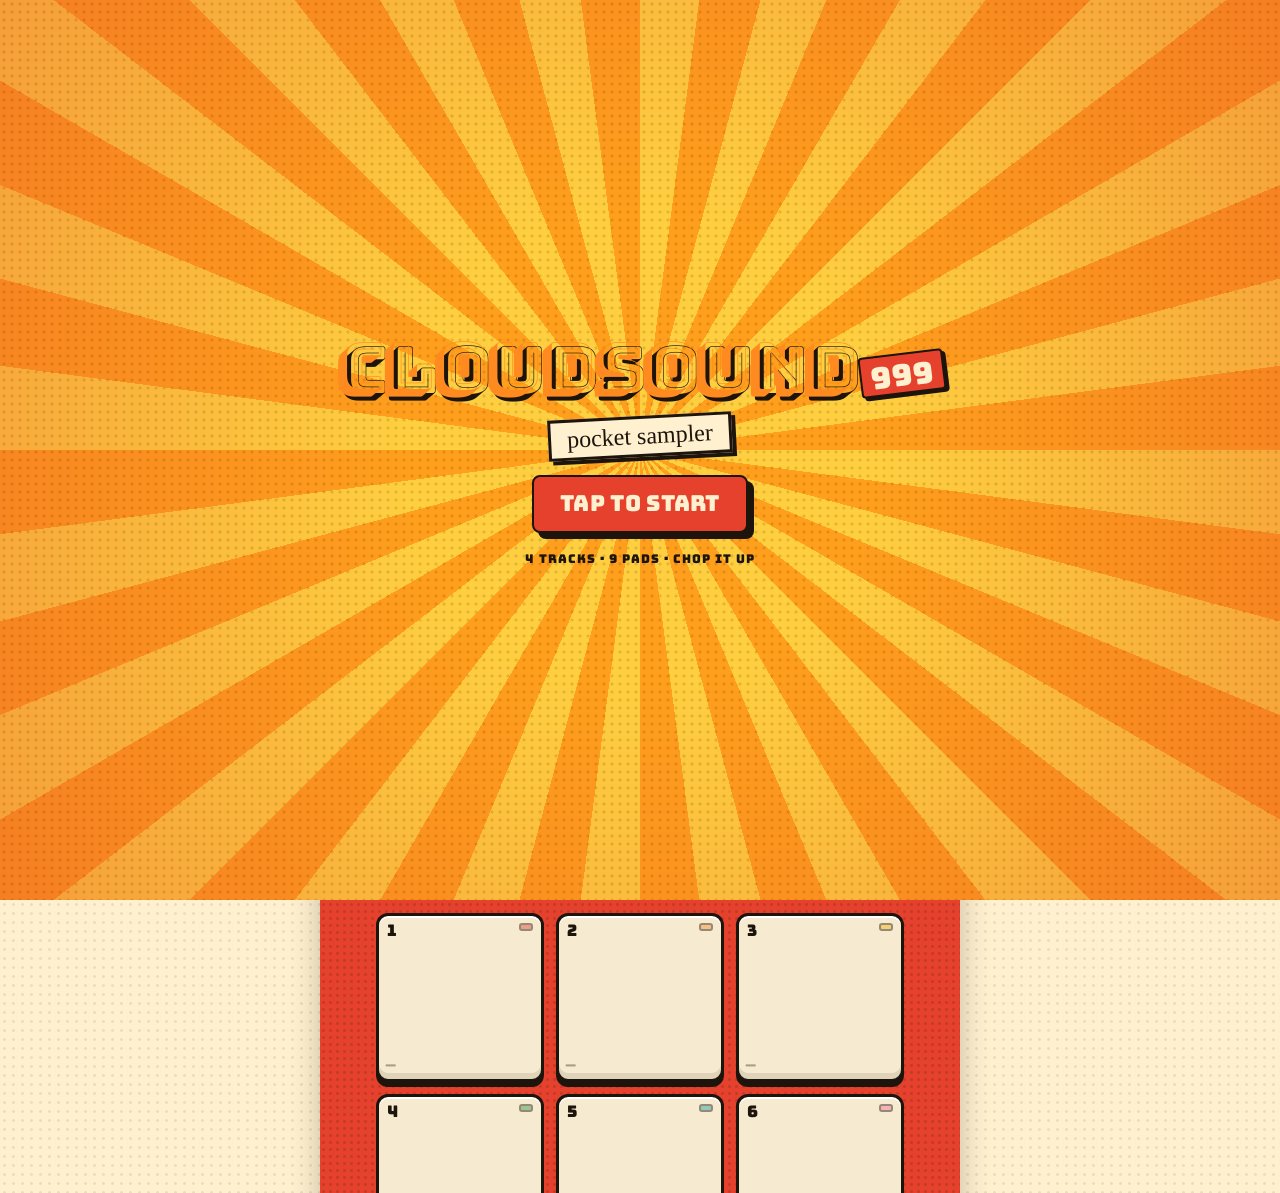
<file: mobile/index.html>
<!doctype html>
<html lang="en">
<head>
<meta charset="utf-8">
<meta name="viewport" content="width=device-width, initial-scale=1, viewport-fit=cover, user-scalable=no">
<meta name="theme-color" content="#ff8a1f">
<meta name="apple-mobile-web-app-capable" content="yes">
<meta name="mobile-web-app-capable" content="yes">
<meta name="apple-mobile-web-app-status-bar-style" content="black-translucent">
<meta name="apple-mobile-web-app-title" content="cs999 sampler">
<title>cloudsound_999 sampler</title>
<link rel="manifest" href="manifest.webmanifest">
<link rel="icon" href="icons/icon-192.png">
<link rel="apple-touch-icon" href="icons/apple-touch-icon.png">
<link rel="preconnect" href="https://fonts.googleapis.com">
<link rel="preconnect" href="https://fonts.gstatic.com" crossorigin>
<link rel="stylesheet" href="https://fonts.googleapis.com/css2?family=Bungee&family=Bungee+Shade&family=VT323&family=Permanent+Marker&family=Archivo+Narrow:wght@500;700&display=swap">
<link rel="stylesheet" href="style.css">
</head>
<body>

<div id="splash" class="splash">
  <div class="sunburst" aria-hidden="true"></div>
  <div class="splash-inner">
    <div class="logo big"><span class="logo-word">cloudsound</span><span class="logo-num">999</span></div>
    <div class="marker-tag">pocket sampler</div>
    <button id="startBtn" class="btn btn-start">TAP TO START</button>
    <p class="splash-note">4 tracks · 9 pads · chop it up</p>
  </div>
</div>

<header class="top">
  <div class="logo"><span class="logo-word">cloudsound</span><span class="logo-num">999</span></div>
  <button id="settingsBtn" class="btn btn-icon" aria-label="Settings">⚙</button>
</header>

<div class="ribbon" aria-hidden="true"><div class="ribbon-track"><span>★ BREAKS ★ BOOM BAP ★ JUNGLE ★ RAGGA ★ 92 BPM ★ 160 BPM ★ DUSTY VINYL ★ CHOP IT ★ FLIP IT ★ </span><span>★ BREAKS ★ BOOM BAP ★ JUNGLE ★ RAGGA ★ 92 BPM ★ 160 BPM ★ DUSTY VINYL ★ CHOP IT ★ FLIP IT ★ </span></div></div>

<section class="deck">
  <div class="lcd">
    <div class="lcd-row">
      <label class="lcd-bpm"><input id="bpm" type="number" inputmode="decimal" min="40" max="240" step="0.1" value="92"><span>BPM</span></label>
      <div class="lcd-pos" id="pos">1.1</div>
      <div class="lcd-status" id="status">READY</div>
    </div>
    <canvas id="masterScope" class="lcd-scope"></canvas>
  </div>

  <div class="transport">
    <button id="playBtn" class="btn btn-play">▶ PLAY</button>
    <button id="mrecBtn" class="btn btn-mrec"><i class="dot"></i> MASTER</button>
    <button id="metroBtn" class="btn btn-sm" aria-pressed="false">CLICK</button>
    <button id="tapBtn" class="btn btn-sm">TAP</button>
  </div>

  <div class="recrow">
    <div class="seg" id="srcSeg" role="group" aria-label="Record source">
      <button data-v="mic" class="on">MIC</button><button data-v="pads">PADS</button>
    </div>
    <div class="seg" id="lenSeg" role="group" aria-label="Record length">
      <button data-v="0" class="on">FREE</button><button data-v="1">1</button><button data-v="2">2</button><button data-v="4">4</button><button data-v="8">8</button>
    </div>
    <button id="inputBtn" class="btn btn-sm btn-input" aria-pressed="false"><span class="meter"><i id="meterFill"></i></span>IN</button>
  </div>
</section>

<nav class="tabs">
  <button data-tab="tracks" class="on">TRACKS</button>
  <button data-tab="bay">SOUND BAY <b id="bayCount">0</b></button>
</nav>

<main>
  <section id="tracksView" class="view"></section>

  <section id="bayView" class="view" hidden>
    <div class="bay-head">
      <label class="btn btn-sm file-btn">+ IMPORT<input id="bayImport" type="file" accept="audio/*,.wav,.mp3,.m4a,.aif,.aiff,.flac,.ogg" multiple hidden></label>
      <div class="chips" id="bayChips">
        <button data-f="all" class="on">ALL</button><button data-f="cut">CUTS</button><button data-f="tape">TAPES</button><button data-f="import">IMPORTS</button>
      </div>
    </div>
    <ul id="bayList" class="bay-list"></ul>
    <p id="bayEmpty" class="empty">The bay is empty.<br>Chop a track, record a master tape, or import audio, and the cuts land here.</p>
  </section>
</main>

<div id="drawer" class="drawer">
  <div class="drawer-handle" id="drawerHandle">
    <span class="grip"></span>
    <span class="drawer-title">PADS</span>
    <canvas id="padScope" class="pad-scope"></canvas>
    <button id="padEditBtn" class="btn btn-xs" aria-pressed="false">EDIT</button>
  </div>
  <div class="pads" id="pads"></div>
</div>

<!-- Chop editor -->
<div id="editor" class="sheet full" hidden>
  <div class="sheet-head">
    <button class="btn btn-sm" id="edClose">◀ BACK</button>
    <div class="ed-title"><b id="edName">TRACK</b><span id="edMeta"></span></div>
  </div>
  <div class="ed-wave-wrap">
    <canvas id="edWave" class="ed-wave"></canvas>
    <div class="band-legend"><i class="lo"></i>LOW <i class="mi"></i>MID <i class="hi"></i>HIGH</div>
  </div>
  <div class="ed-row">
    <div class="seg" id="edMode"><button data-v="play" class="on">SELECT</button><button data-v="cut">CUT</button><button data-v="scrub">SCRUB</button></div>
    <button class="btn btn-xs" id="edZoomOut">−</button><button class="btn btn-xs" id="edZoomIn">+</button><button class="btn btn-xs" id="edFit">FIT</button>
  </div>
  <p class="ed-hint" id="edHint">Tap a slice to hear it. Pinch to zoom.</p>

  <div class="panel">
    <div class="panel-label">AUTO CHOP</div>
    <div class="seg wide" id="edBand"><button data-v="full" class="on">ALL HZ</button><button data-v="low">LOW</button><button data-v="mid">MID</button><button data-v="high">HIGH</button><button data-v="grid">GRID</button></div>
    <div class="ed-row">
      <label class="slider"><span id="edSensLabel">SENS</span><input id="edSens" type="range" min="0" max="100" value="55"></label>
      <button class="btn btn-sm btn-go" id="edChop">CHOP</button>
      <button class="btn btn-sm" id="edClear">CLEAR</button>
    </div>
  </div>

  <div class="panel">
    <div class="panel-label">SELECTED SLICE <span id="edSelInfo">—</span></div>
    <div class="ed-row wrap">
      <button class="btn btn-sm" id="edPlaySel">▶ PLAY</button>
      <button class="btn btn-sm" id="edSelBay">→ BAY</button>
      <button class="btn btn-sm" id="edSelPad">→ PAD</button>
      <button class="btn btn-sm" id="edCrop">CROP</button>
      <button class="btn btn-sm" id="edDelMark">DEL MARK</button>
    </div>
  </div>

  <div class="panel">
    <div class="panel-label">WHOLE SAMPLE</div>
    <div class="ed-row wrap">
      <button class="btn btn-sm" id="edAllBay">ALL → BAY</button>
      <button class="btn btn-sm btn-go" id="edAllPads">ALL → PADS 1-9</button>
      <button class="btn btn-sm" id="edSplit">SPLIT HZ → BAY</button>
      <button class="btn btn-sm" id="edRev">REVERSE</button>
      <button class="btn btn-sm" id="edNorm">NORMALIZE</button>
      <button class="btn btn-sm" id="edBpm">BPM FROM LOOP</button>
    </div>
  </div>
</div>

<!-- Pad settings -->
<div id="padSheet" class="sheet" hidden>
  <div class="sheet-head"><b id="psTitle">PAD 1</b><button class="btn btn-sm" id="psClose">DONE</button></div>
  <canvas id="psWave" class="ps-wave"></canvas>
  <div class="ps-name" id="psName">empty</div>
  <div class="ed-row wrap">
    <button class="btn btn-sm" id="psPick">LOAD FROM BAY</button>
    <button class="btn btn-sm" id="psEdit">CHOP</button>
    <button class="btn btn-sm" id="psClear">CLEAR</button>
  </div>
  <label class="slider"><span>PITCH <b id="psPitchV">0</b></span><input id="psPitch" type="range" min="-24" max="24" value="0"></label>
  <label class="slider"><span>GAIN <b id="psGainV">100</b></span><input id="psGain" type="range" min="0" max="150" value="100"></label>
  <div class="ed-row">
    <div class="seg" id="psMode"><button data-v="one" class="on">ONE SHOT</button><button data-v="gate">GATE</button><button data-v="loop">LOOP</button></div>
    <button class="btn btn-xs" id="psCut" aria-pressed="true">CUT ON</button>
  </div>
</div>

<!-- Settings -->
<div id="settings" class="sheet" hidden>
  <div class="sheet-head"><b>SETTINGS</b><button class="btn btn-sm" id="setClose">DONE</button></div>
  <label class="field"><span>INPUT (built-in or plugged-in mic)</span><select id="setDevice"><option value="">Default input</option></select></label>
  <button class="btn btn-sm" id="setRescan">RESCAN INPUTS</button>
  <p class="note">Plug in an external mic or interface (headphone/USB-C/Lightning), then tap <b>Rescan</b>. On iPhone, the most recently connected mic is used automatically.</p>
  <label class="slider"><span>INPUT GAIN <b id="setGainV">100</b></span><input id="setGain" type="range" min="0" max="400" value="100"></label>
  <label class="slider"><span>REC LATENCY FIX (ms) <b id="setLatV">0</b></span><input id="setLat" type="range" min="0" max="400" value="0"></label>
  <label class="toggle"><input type="checkbox" id="setMonitor"> Monitor input through speakers (use headphones)</label>
  <label class="toggle"><input type="checkbox" id="setCountIn" checked> 1-bar count-in when recording bars</label>
  <div class="ed-row wrap">
    <button class="btn btn-sm" id="setInstall" hidden>INSTALL APP</button>
    <button class="btn btn-sm btn-danger" id="setWipe">ERASE EVERYTHING</button>
  </div>
  <p class="note small">Everything stays on this phone (saved in the browser). <span id="setStorage"></span></p>
</div>

<!-- Generic action sheet -->
<div id="actions" class="sheet" hidden>
  <div class="sheet-head"><b id="actTitle"></b><button class="btn btn-sm" id="actClose">CLOSE</button></div>
  <div id="actList" class="act-list"></div>
</div>

<div id="scrim" class="scrim" hidden></div>
<div id="toast" class="toast" role="status" aria-live="polite"></div>
<input id="trackImport" type="file" accept="audio/*,.wav,.mp3,.m4a,.aif,.aiff,.flac,.ogg" hidden>

<script type="module" src="js/app.js"></script>
</body>
</html>
</file>
<file: mobile/style.css>
:root {
  --paper: #fff1d0;
  --paper2: #ffe4ad;
  --card: #fff8e6;
  --ink: #1d140c;
  --ink2: #3b2a1a;
  --red: #e5412d;
  --orange: #ff8a1f;
  --gold: #f7b500;
  --green: #2f9a4a;
  --teal: #17a2a0;
  --pink: #ff6b9a;
  --lcd: #c8d88a;
  --lcd-ink: #24300f;
  --pad: #f6ead0;
  --sh: 4px 4px 0 var(--ink);
  --safe-b: env(safe-area-inset-bottom, 0px);
  --safe-t: env(safe-area-inset-top, 0px);
  --handle: 58px;
  color-scheme: light;
}
* { box-sizing: border-box; -webkit-tap-highlight-color: transparent; }
html, body { margin: 0; }
body {
  font-family: 'Archivo Narrow', 'Arial Narrow', system-ui, sans-serif;
  color: var(--ink);
  background-color: var(--paper);
  background-image:
    radial-gradient(rgba(29, 20, 12, .09) 1.2px, transparent 1.6px),
    radial-gradient(circle at 50% -10%, #ffd37a 0, rgba(255, 211, 122, 0) 55%);
  background-size: 9px 9px, 100% 100%;
  min-height: 100dvh;
  padding-bottom: calc(var(--handle) + var(--safe-b) + 16px);
  touch-action: manipulation;
  -webkit-user-select: none; user-select: none;
  overscroll-behavior-y: none;
}
body.drawer-open { overflow: hidden; }
button { font: inherit; color: inherit; }
[hidden] { display: none !important; }

/* ---------- logo ---------- */
.logo { display: inline-flex; align-items: flex-end; gap: 4px; line-height: 1; }
.logo-word {
  font-family: 'Bungee Shade', 'Bungee', Impact, sans-serif; font-size: 26px; color: var(--orange);
  text-shadow: 2px 2px 0 var(--ink); letter-spacing: -.5px;
}
.logo-num {
  font-family: 'Bungee', Impact, sans-serif; font-size: 15px; background: var(--red); color: var(--paper);
  border: 2.5px solid var(--ink); border-radius: 4px; padding: 3px 5px 1px; transform: rotate(-7deg) translateY(-4px);
  box-shadow: 2px 2px 0 var(--ink);
}
.logo.big .logo-word { font-size: clamp(38px, 12vw, 64px); text-shadow: 4px 4px 0 var(--ink); }
.logo.big .logo-num { font-size: clamp(20px, 6vw, 30px); padding: 5px 9px 2px; box-shadow: 3px 3px 0 var(--ink); }
.logo.big { flex-wrap: wrap; justify-content: center; }

/* ---------- splash ---------- */
.splash {
  position: fixed; inset: 0; z-index: 100; display: grid; place-items: center; overflow: hidden;
  background: var(--gold); transition: opacity .4s, transform .4s;
}
.splash.gone { opacity: 0; transform: scale(1.06); pointer-events: none; }
.sunburst {
  position: absolute; inset: -50%;
  background: repeating-conic-gradient(from 0deg at 50% 50%, #ffcf3f 0 7.5deg, #ff9f1c 7.5deg 15deg);
  animation: spin 60s linear infinite;
}
.splash::after {
  content: ''; position: absolute; inset: 0;
  background: radial-gradient(rgba(29, 20, 12, .14) 1.3px, transparent 1.8px) 0 0/8px 8px, radial-gradient(circle, rgba(255, 241, 208, .0) 30%, rgba(229, 65, 45, .35) 100%);
}
@keyframes spin { to { transform: rotate(360deg); } }
.splash-inner { position: relative; z-index: 1; text-align: center; padding: 24px; display: grid; gap: 18px; justify-items: center; }
.marker-tag {
  font-family: 'Permanent Marker', cursive; font-size: 24px; background: var(--paper); border: 3px solid var(--ink);
  padding: 4px 16px; transform: rotate(-3deg); box-shadow: var(--sh);
}
.btn.btn-start { font-size: 22px; padding: 16px 26px; background: var(--red); color: var(--paper); box-shadow: 6px 6px 0 var(--ink); }
.splash-note { font-family: 'Bungee', sans-serif; font-size: 12px; letter-spacing: 1px; margin: 0; }

/* ---------- header + ribbon ---------- */
.top {
  display: flex; align-items: center; justify-content: space-between;
  padding: calc(var(--safe-t) + 12px) 16px 10px;
}
.ribbon {
  overflow: hidden; background: var(--ink); color: var(--gold); border-block: 3px solid var(--ink);
  font-family: 'Bungee', sans-serif; font-size: 12px; letter-spacing: 1px; white-space: nowrap; position: relative;
}
.ribbon::before, .ribbon::after {
  content: ''; position: absolute; left: 0; right: 0; height: 4px;
  background: repeating-linear-gradient(90deg, var(--gold) 0 8px, var(--ink) 8px 16px);
}
.ribbon::before { top: 0; } .ribbon::after { bottom: 0; }
.ribbon-track { display: inline-flex; padding: 7px 0 6px; animation: marquee 28s linear infinite; }
.ribbon-track span { padding-right: 8px; }
@keyframes marquee { to { transform: translateX(-50%); } }

/* ---------- buttons ---------- */
.btn {
  font-family: 'Bungee', Impact, sans-serif; font-size: 14px; letter-spacing: .3px;
  background: var(--card); border: 2.5px solid var(--ink); border-radius: 8px; padding: 9px 12px;
  box-shadow: 3px 3px 0 var(--ink); cursor: pointer; line-height: 1; white-space: nowrap;
  transition: transform .05s, box-shadow .05s;
}
.btn:active { transform: translate(2px, 2px); box-shadow: 1px 1px 0 var(--ink); }
.btn-sm { font-size: 12px; padding: 8px 10px; }
.btn-xs { font-size: 11px; padding: 6px 8px; border-radius: 6px; box-shadow: 2px 2px 0 var(--ink); }
.btn-icon { font-size: 20px; padding: 6px 10px; }
.btn[aria-pressed="true"] { background: var(--gold); }
.btn-go { background: var(--orange); }
.btn-danger { background: var(--red); color: var(--paper); }
.btn:focus-visible, .seg button:focus-visible, .pad:focus-visible { outline: 3px solid var(--teal); outline-offset: 2px; }
.dot { display: inline-block; width: 10px; height: 10px; border-radius: 50%; background: var(--red); border: 2px solid var(--ink); vertical-align: -1px; }
.live .dot { animation: blink .7s steps(2) infinite; background: var(--paper); }
@keyframes blink { 50% { opacity: .2; } }

.seg { display: inline-flex; border: 2.5px solid var(--ink); border-radius: 8px; overflow: hidden; box-shadow: 2px 2px 0 var(--ink); background: var(--card); }
.seg button { font-family: 'Bungee', sans-serif; font-size: 11px; border: 0; background: none; padding: 7px 8px; cursor: pointer; border-left: 2px solid var(--ink); min-width: 30px; }
.seg button:first-child { border-left: 0; }
.seg button.on { background: var(--ink); color: var(--gold); }
.seg.wide { display: flex; } .seg.wide button { flex: 1; }

/* ---------- deck ---------- */
.deck { padding: 14px 16px 6px; display: grid; gap: 10px; }
.lcd {
  background: var(--lcd); border: 3px solid var(--ink); border-radius: 10px; box-shadow: var(--sh), inset 0 0 0 3px #b4c674, inset 0 6px 14px rgba(36, 48, 15, .25);
  color: var(--lcd-ink); font-family: 'VT323', monospace; padding: 6px 10px 6px; position: relative;
}
.lcd-row { display: flex; align-items: baseline; gap: 12px; }
.lcd-bpm { display: flex; align-items: baseline; gap: 3px; font-size: 16px; }
.lcd-bpm input {
  font-family: 'VT323', monospace; font-size: 38px; width: 4.1ch; background: none; border: 0; color: var(--lcd-ink); padding: 0; line-height: .9;
  -moz-appearance: textfield; appearance: textfield;
}
.lcd-bpm input::-webkit-inner-spin-button { -webkit-appearance: none; }
.lcd-bpm input:focus { outline: 2px dashed var(--lcd-ink); }
.lcd-pos { font-size: 32px; min-width: 2.4em; }
.lcd-status { margin-left: auto; font-size: 20px; text-align: right; white-space: nowrap; overflow: hidden; text-overflow: ellipsis; }
.lcd-scope { display: block; width: 100%; height: 44px; border-top: 2px dashed rgba(36, 48, 15, .35); margin-top: 2px; }

.transport { display: grid; grid-template-columns: 1.3fr 1.3fr 1fr 1fr; gap: 8px; }
.transport .btn { padding: 12px 6px; }
.btn-play { background: var(--green); color: var(--paper); }
.btn-play.live { background: var(--ink); color: var(--gold); }
.btn-mrec.live { background: var(--red); color: var(--paper); }
.recrow { display: flex; gap: 8px; align-items: center; flex-wrap: wrap; }
.recrow .seg button { padding: 7px 7px; }
.btn-input { display: inline-flex; align-items: center; gap: 6px; margin-left: auto; }
.meter { width: 8px; height: 16px; border: 2px solid var(--ink); border-radius: 2px; background: var(--paper); display: inline-flex; align-items: flex-end; overflow: hidden; }
.meter i { display: block; width: 100%; height: 0; background: var(--green); transition: height .05s; }
.meter i.clip { background: var(--red); }

/* ---------- tabs ---------- */
.tabs { display: flex; gap: 8px; padding: 8px 16px 4px; }
.tabs button {
  flex: 1; font-family: 'Bungee', sans-serif; font-size: 13px; padding: 9px 6px; background: var(--paper2);
  border: 2.5px solid var(--ink); border-radius: 10px 10px 0 0; border-bottom-width: 0; cursor: pointer; opacity: .75;
}
.tabs button.on { background: var(--orange); opacity: 1; box-shadow: inset 0 -4px 0 var(--ink); }
.tabs b { font-family: 'VT323', monospace; font-size: 16px; font-weight: 400; background: var(--ink); color: var(--gold); border-radius: 4px; padding: 0 5px; margin-left: 2px; }
main { padding: 0 16px; }
.view { border-top: 3px solid var(--ink); padding-top: 12px; display: grid; gap: 14px; }

/* ---------- tracks ---------- */
.track {
  background: var(--card); border: 3px solid var(--ink); border-radius: 12px; box-shadow: var(--sh); overflow: hidden;
}
.track.recording { box-shadow: 4px 4px 0 var(--red); border-color: var(--red); }
.track-head { display: flex; align-items: center; gap: 8px; background: var(--tc); border-bottom: 3px solid var(--ink); padding: 5px 8px 5px 5px; }
.track-num {
  font-family: 'Bungee', sans-serif; font-size: 18px; background: var(--ink); color: var(--tc);
  width: 32px; height: 32px; display: grid; place-items: center; border-radius: 6px;
}
.track-name { font-family: 'Bungee', sans-serif; font-size: 12px; flex: 1; min-width: 0; white-space: nowrap; overflow: hidden; text-overflow: ellipsis; }
.rec-sticker {
  font-family: 'Permanent Marker', cursive; background: var(--paper); color: var(--red); border: 2px solid var(--ink);
  padding: 0 7px; transform: rotate(-6deg); font-size: 15px; animation: blink 1s steps(2) infinite;
}
.track-wave {
  position: relative; height: 74px; cursor: pointer;
  background: linear-gradient(rgba(59, 42, 26, .08) 1px, transparent 1px) 0 50%/100% 50%, var(--paper);
}
.track-wave canvas { position: absolute; inset: 0; width: 100%; height: 100%; display: block; }
.track-empty {
  position: absolute; inset: 0; display: grid; place-items: center; font-family: 'Bungee', sans-serif; font-size: 11px;
  color: rgba(59, 42, 26, .5); letter-spacing: 1px; pointer-events: none;
}
.rec-progress { position: absolute; left: 0; right: 0; bottom: 0; height: 4px; }
.rec-progress i { display: block; height: 100%; width: 0; background: var(--red); }
.track-ctl { display: flex; align-items: center; gap: 6px; padding: 8px; border-top: 2px dashed rgba(29, 20, 12, .3); }
.t-rec.live { background: var(--red); color: var(--paper); }
.t-mute[aria-pressed="true"] { background: var(--red); color: var(--paper); }
.t-solo[aria-pressed="true"] { background: var(--gold); }
.t-vol { flex: 1; min-width: 50px; }

input[type=range] { -webkit-appearance: none; appearance: none; background: none; height: 28px; accent-color: var(--orange); }
input[type=range]::-webkit-slider-runnable-track { height: 8px; background: var(--paper2); border: 2px solid var(--ink); border-radius: 6px; }
input[type=range]::-webkit-slider-thumb { -webkit-appearance: none; width: 22px; height: 22px; margin-top: -9px; border-radius: 5px; background: var(--orange); border: 2.5px solid var(--ink); box-shadow: 2px 2px 0 var(--ink); }
input[type=range]::-moz-range-track { height: 6px; background: var(--paper2); border: 2px solid var(--ink); border-radius: 6px; }
input[type=range]::-moz-range-thumb { width: 18px; height: 18px; border-radius: 5px; background: var(--orange); border: 2.5px solid var(--ink); }

/* ---------- bay ---------- */
.bay-head { display: flex; gap: 8px; align-items: center; flex-wrap: wrap; }
.file-btn { display: inline-block; background: var(--orange); }
.chips { display: flex; gap: 6px; flex-wrap: wrap; }
.chips button { font-family: 'Bungee', sans-serif; font-size: 10px; border: 2px solid var(--ink); border-radius: 20px; padding: 5px 9px; background: var(--card); cursor: pointer; }
.chips button.on { background: var(--ink); color: var(--gold); }
.bay-list { list-style: none; margin: 0; padding: 0; display: grid; gap: 8px; }
.bay-list li {
  display: flex; align-items: center; gap: 8px; background: var(--card); border: 2.5px solid var(--ink); border-radius: 10px;
  padding: 6px; box-shadow: 3px 3px 0 var(--ink); border-left-width: 9px;
}
.bay-list li.k-cut { border-left-color: var(--orange); }
.bay-list li.k-tape { border-left-color: var(--red); }
.bay-list li.k-import { border-left-color: var(--teal); }
.bay-play { width: 40px; height: 40px; border-radius: 50%; border: 2.5px solid var(--ink); background: var(--gold); font-size: 14px; cursor: pointer; flex: none; }
.bay-play:active { background: var(--orange); }
.bay-body { flex: 1; min-width: 0; position: relative; height: 42px; cursor: pointer; }
.bay-body canvas { position: absolute; inset: 0; width: 100%; height: 100%; opacity: .5; }
.bay-meta { position: relative; display: grid; height: 100%; align-content: center; }
.bay-meta b { font-family: 'Bungee', sans-serif; font-size: 12px; font-weight: 400; white-space: nowrap; overflow: hidden; text-overflow: ellipsis; text-shadow: 0 0 4px var(--card), 0 0 2px var(--card); }
.bay-meta span { font-size: 12px; font-weight: 700; color: var(--ink2); text-shadow: 0 0 3px var(--card); }
.empty { text-align: center; font-size: 15px; color: var(--ink2); padding: 24px 8px; line-height: 1.4; }

/* ---------- pad drawer ---------- */
.drawer {
  position: fixed; left: 0; right: 0; bottom: 0; z-index: 30;
  height: min(76dvh, 620px);
  background-color: var(--red);
  background-image: radial-gradient(rgba(29, 20, 12, .16) 1.2px, transparent 1.7px);
  background-size: 7px 7px;
  border-top: 3px solid var(--ink); border-radius: 18px 18px 0 0;
  box-shadow: 0 -4px 0 var(--ink), 0 -12px 30px rgba(29, 20, 12, .25);
  transform: translateY(calc(100% - var(--handle) - var(--safe-b)));
  transition: transform .28s cubic-bezier(.2, .9, .3, 1.1);
  display: flex; flex-direction: column;
  padding-bottom: var(--safe-b);
}
.drawer.open { transform: translateY(0); }
.drawer-handle { height: var(--handle); flex: none; display: flex; align-items: center; gap: 10px; padding: 8px 14px 6px; cursor: pointer; position: relative; touch-action: none; }
.grip { position: absolute; top: 6px; left: 50%; width: 46px; height: 5px; margin-left: -23px; border-radius: 3px; background: var(--ink); opacity: .7; }
.drawer-title { font-family: 'Bungee Shade', 'Bungee', sans-serif; font-size: 24px; color: var(--paper); text-shadow: 2px 2px 0 var(--ink); margin-top: 6px; }
.drawer-title::after { content: ' ▲'; font-family: 'Bungee', sans-serif; font-size: 13px; vertical-align: 3px; }
.drawer.open .drawer-title::after { content: ' ▼'; }
.pad-scope { flex: 1; height: 32px; background: var(--ink); border-radius: 6px; margin-top: 6px; border: 2px solid var(--ink); }
.drawer-handle .btn { margin-top: 6px; }
.pads {
  flex: 1; display: grid; grid-template-columns: repeat(3, 1fr); grid-template-rows: repeat(3, 1fr); gap: 12px;
  padding: 10px 16px 18px; min-height: 0;
  max-width: 560px; width: 100%; margin: 0 auto;
}
.pad {
  position: relative; border: 3px solid var(--ink); border-radius: 12px; background: var(--pad);
  box-shadow: 0 5px 0 var(--ink), inset 0 -6px 0 rgba(59, 42, 26, .12), inset 0 2px 0 #fff;
  cursor: pointer; padding: 0; overflow: hidden; touch-action: none; transition: transform .04s, box-shadow .04s, background .12s;
  -webkit-touch-callout: none;
}
.pad canvas { position: absolute; left: 6px; right: 6px; top: 26%; height: 44%; width: calc(100% - 12px); opacity: .55; pointer-events: none; }
.pad-led { position: absolute; top: 7px; right: 8px; width: 14px; height: 8px; border-radius: 3px; background: var(--pc); border: 2px solid var(--ink); opacity: .45; }
.pad-num { position: absolute; top: 4px; left: 8px; font-family: 'Bungee', sans-serif; font-size: 16px; color: var(--ink); }
.pad-name { position: absolute; left: 6px; right: 6px; bottom: 6px; font-family: 'Bungee', sans-serif; font-size: 10px; white-space: nowrap; overflow: hidden; text-overflow: ellipsis; text-align: left; }
.pad.empty .pad-name { opacity: .4; }
.pad.hit { transform: translateY(4px); box-shadow: 0 1px 0 var(--ink), inset 0 0 0 100px color-mix(in srgb, var(--pc) 55%, transparent); }
.pad.hit .pad-led { opacity: 1; box-shadow: 0 0 10px var(--pc); }
.drawer.editing .pad { background: repeating-linear-gradient(45deg, var(--pad) 0 10px, #f0dcb4 10px 20px); }

/* ---------- sheets ---------- */
.scrim { position: fixed; inset: 0; background: rgba(29, 20, 12, .45); z-index: 40; }
.sheet {
  position: fixed; left: 0; right: 0; bottom: 0; z-index: 50; max-height: 88dvh; overflow-y: auto;
  background: var(--paper); border-top: 3px solid var(--ink); border-radius: 18px 18px 0 0;
  padding: 14px 16px calc(var(--safe-b) + 20px); display: grid; gap: 12px; align-content: start;
  transform: translateY(100%); transition: transform .22s ease-out; box-shadow: 0 -4px 0 var(--ink);
  max-width: 640px; margin: 0 auto;
}
.sheet.show { transform: none; }
.sheet.full { top: 0; max-height: none; border-radius: 0; border-top: 0; box-shadow: none; z-index: 45; padding-top: calc(var(--safe-t) + 12px); max-width: none;
  background-image: radial-gradient(rgba(29, 20, 12, .07) 1.2px, transparent 1.6px); background-size: 9px 9px; }
#actions { z-index: 60; }
.sheet-head { display: flex; align-items: center; justify-content: space-between; gap: 10px; font-family: 'Bungee', sans-serif; font-size: 16px; }
.ed-title { flex: 1; min-width: 0; display: grid; text-align: right; }
.ed-title b { font-weight: 400; white-space: nowrap; overflow: hidden; text-overflow: ellipsis; }
.ed-title span { font-family: 'VT323', monospace; font-size: 18px; }
.ed-wave-wrap { position: relative; }
.ed-wave {
  display: block; width: 100%; height: clamp(160px, 30dvh, 260px); background: var(--card);
  border: 3px solid var(--ink); border-radius: 10px; box-shadow: var(--sh); touch-action: none; cursor: crosshair;
}
.band-legend { display: flex; gap: 6px; align-items: center; justify-content: flex-end; font-family: 'Bungee', sans-serif; font-size: 10px; margin-top: 8px; }
.band-legend i { width: 12px; height: 12px; border: 2px solid var(--ink); border-radius: 3px; display: inline-block; margin-left: 6px; }
.band-legend .lo { background: rgb(217, 56, 30); } .band-legend .mi { background: rgb(228, 140, 0); } .band-legend .hi { background: rgb(31, 150, 80); }
.ed-row { display: flex; gap: 8px; align-items: center; }
.ed-row.wrap { flex-wrap: wrap; }
.ed-row .seg { flex: 1; } .ed-row .seg button { flex: 1; }
.ed-hint { margin: -4px 0 0; font-size: 14px; color: var(--ink2); }
.panel { background: var(--card); border: 2.5px solid var(--ink); border-radius: 10px; padding: 18px 10px 10px; position: relative; display: grid; gap: 10px; }
.panel-label {
  position: absolute; top: -11px; left: 10px; font-family: 'Bungee', sans-serif; font-size: 11px; background: var(--ink); color: var(--gold);
  padding: 3px 8px 2px; border-radius: 4px; transform: rotate(-1.5deg);
}
.panel-label span { color: var(--paper); font-family: 'VT323', monospace; font-size: 15px; margin-left: 4px; }
.slider { display: grid; gap: 2px; flex: 1; font-family: 'Bungee', sans-serif; font-size: 11px; }
.slider b { font-family: 'VT323', monospace; font-size: 16px; font-weight: 400; }
.ps-wave { width: 100%; height: 90px; background: var(--card); border: 3px solid var(--ink); border-radius: 10px; cursor: pointer; }
.ps-name { font-family: 'Bungee', sans-serif; font-size: 12px; }
.field { display: grid; gap: 4px; font-family: 'Bungee', sans-serif; font-size: 11px; }
.field select { font: 16px 'Archivo Narrow', sans-serif; padding: 10px; border: 2.5px solid var(--ink); border-radius: 8px; background: var(--card); box-shadow: 2px 2px 0 var(--ink); color: var(--ink); }
.toggle { display: flex; gap: 10px; align-items: center; font-size: 16px; }
.toggle input { width: 22px; height: 22px; accent-color: var(--orange); }
.note { margin: 0; font-size: 14px; color: var(--ink2); line-height: 1.35; }
.note.small { font-size: 13px; }

.act-list { display: grid; gap: 8px; }
.act {
  display: grid; text-align: left; gap: 2px; padding: 12px 14px; border: 2.5px solid var(--ink); border-radius: 10px;
  background: var(--card); box-shadow: 3px 3px 0 var(--ink); cursor: pointer;
}
.act b { font-family: 'Bungee', sans-serif; font-weight: 400; font-size: 13px; }
.act span { font-size: 13px; color: var(--ink2); white-space: nowrap; overflow: hidden; text-overflow: ellipsis; }
.act:active { transform: translate(2px, 2px); box-shadow: 1px 1px 0 var(--ink); }
.act.danger { background: var(--red); color: var(--paper); } .act.danger span { color: var(--paper); }
.act-list.grid { grid-template-columns: repeat(3, 1fr); }
.act.pad-pick { aspect-ratio: 1.15; align-content: space-between; border-top: 8px solid var(--pc); padding: 8px; }
.act.pad-pick b { font-size: 22px; }

.toast {
  position: fixed; left: 50%; bottom: calc(var(--handle) + var(--safe-b) + 18px); z-index: 90; max-width: calc(100% - 32px);
  transform: translate(-50%, 20px); opacity: 0; pointer-events: none; transition: opacity .2s, transform .2s;
  background: var(--ink); color: var(--gold); font-family: 'Bungee', sans-serif; font-size: 12px; line-height: 1.35;
  padding: 10px 14px; border-radius: 8px; box-shadow: 3px 3px 0 var(--orange); text-align: center;
}
.toast.show { opacity: 1; transform: translate(-50%, 0); }

@media (min-width: 700px) {
  .top, .ribbon-wrap, .deck, .tabs, main { max-width: 640px; margin-left: auto; margin-right: auto; }
  .deck, .tabs { padding-left: 16px; padding-right: 16px; }
  .drawer { max-width: 640px; margin: 0 auto; }
}
@media (prefers-reduced-motion: reduce) {
  .ribbon-track, .sunburst, .rec-sticker, .live .dot { animation: none; }
}
</file>
